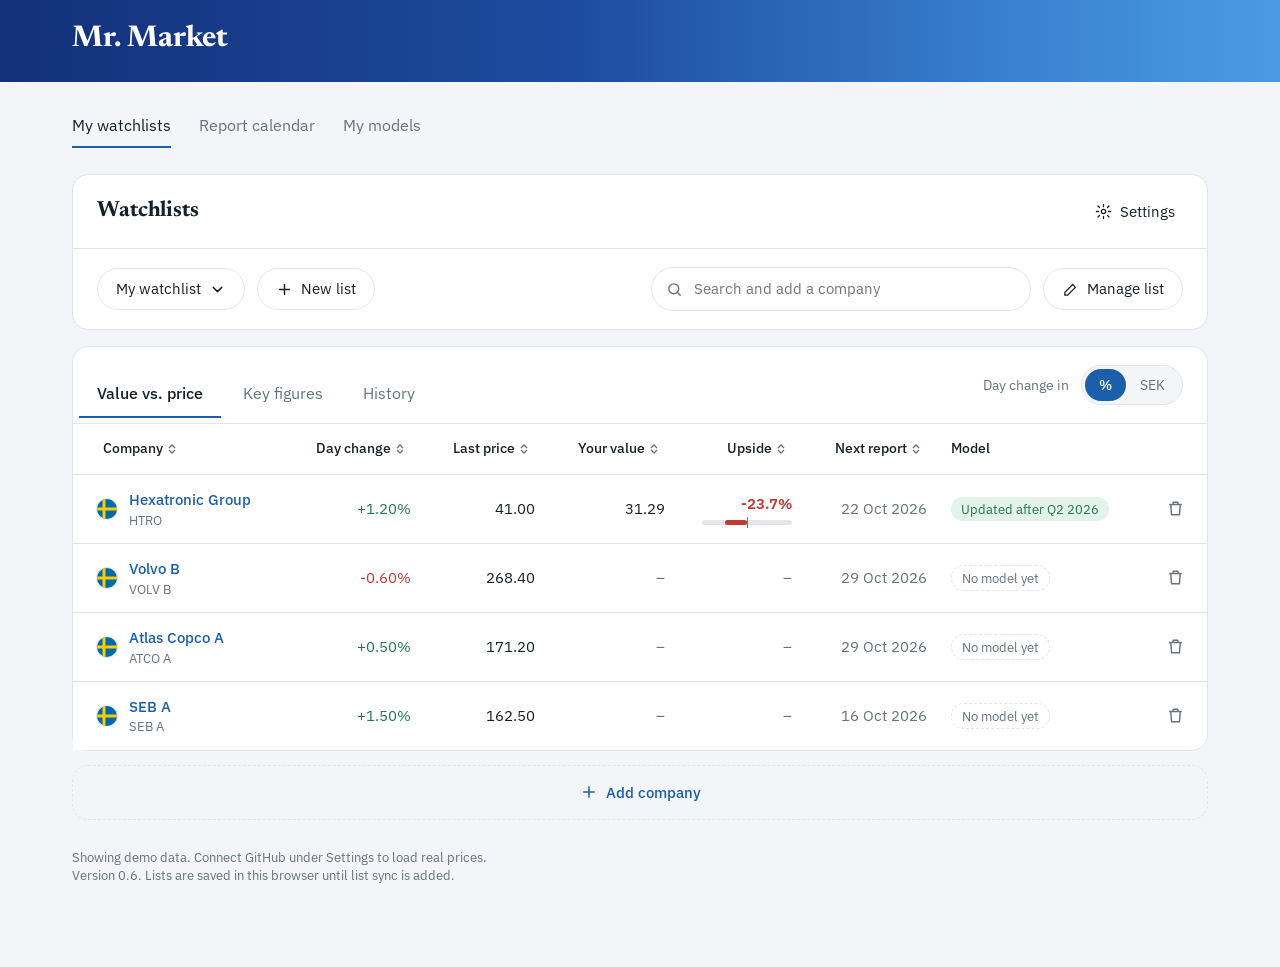
<file: index.html>
<!doctype html>
<html lang="en">
<head>
<meta charset="utf-8">
<meta name="viewport" content="width=device-width, initial-scale=1, viewport-fit=cover">
<meta name="apple-mobile-web-app-capable" content="yes">
<meta name="apple-mobile-web-app-title" content="Mr. Market">
<meta name="theme-color" content="#13307A">
<title>Mr. Market</title>
<link rel="preconnect" href="https://fonts.googleapis.com">
<link rel="preconnect" href="https://fonts.gstatic.com" crossorigin>
<link href="https://fonts.googleapis.com/css2?family=IBM+Plex+Sans:wght@400;500;600&family=Newsreader:opsz,wght@6..72,600;6..72,700&display=swap" rel="stylesheet">
<link rel="stylesheet" href="styles.css?v=0.6">
</head>
<body>
<svg width="0" height="0" style="position:absolute" aria-hidden="true">
  <symbol id="i-plus" viewBox="0 0 24 24"><path d="M12 5v14M5 12h14" stroke="currentColor" stroke-width="2" fill="none" stroke-linecap="round"/></symbol>
  <symbol id="i-chev" viewBox="0 0 24 24"><path d="M6 9l6 6 6-6" stroke="currentColor" stroke-width="2" fill="none" stroke-linecap="round" stroke-linejoin="round"/></symbol>
  <symbol id="i-search" viewBox="0 0 24 24"><circle cx="11" cy="11" r="7" stroke="currentColor" stroke-width="2" fill="none"/><path d="M20 20l-4-4" stroke="currentColor" stroke-width="2" stroke-linecap="round"/></symbol>
  <symbol id="i-pen" viewBox="0 0 24 24"><path d="M4 20h4L19 9l-4-4L4 16v4z" stroke="currentColor" stroke-width="1.8" fill="none" stroke-linejoin="round"/></symbol>
  <symbol id="i-gear" viewBox="0 0 24 24"><circle cx="12" cy="12" r="3" stroke="currentColor" stroke-width="1.8" fill="none"/><path d="M12 2v3M12 19v3M4.2 4.2l2.1 2.1M17.7 17.7l2.1 2.1M2 12h3M19 12h3M4.2 19.8l2.1-2.1M17.7 6.3l2.1-2.1" stroke="currentColor" stroke-width="1.8" stroke-linecap="round"/></symbol>
  <symbol id="i-trash" viewBox="0 0 24 24"><path d="M4 7h16M9 7V4h6v3M6 7l1 13h10l1-13" stroke="currentColor" stroke-width="1.8" fill="none" stroke-linejoin="round"/></symbol>
  <symbol id="i-sort" viewBox="0 0 10 10"><path d="M2 4l3-3 3 3M2 6l3 3 3-3" stroke="currentColor" stroke-width="1.3" fill="none"/></symbol>
  <symbol id="i-asc" viewBox="0 0 10 10"><path d="M2 6l3-3 3 3" stroke="currentColor" stroke-width="1.6" fill="none"/></symbol>
  <symbol id="i-desc" viewBox="0 0 10 10"><path d="M2 4l3 3 3-3" stroke="currentColor" stroke-width="1.6" fill="none"/></symbol>
</svg>

<header class="topbar">
  <div class="topbar-inner"><h1 class="brand">Mr. Market</h1></div>
</header>

<div class="wrap">
  <nav class="nav" aria-label="Sections">
    <a href="#" aria-current="page">My watchlists</a>
    <a href="#" data-soon>Report calendar</a>
    <a href="#" data-soon>My models</a>
  </nav>

  <section class="card" aria-labelledby="bl-title">
    <div class="banner-top">
      <h2 id="bl-title">Watchlists</h2>
      <button class="pill" id="settings-btn" style="border:0;padding:6px 8px"><svg><use href="#i-gear"/></svg>Settings</button>
    </div>
    <div class="banner-bar">
      <div class="dd">
        <button class="pill" id="list-btn" aria-haspopup="true" aria-expanded="false"><span id="list-name"></span><svg><use href="#i-chev"/></svg></button>
        <div class="menu" id="list-menu" role="menu"></div>
      </div>
      <button class="pill" id="new-btn"><svg><use href="#i-plus"/></svg>New list</button>
      <span class="spacer"></span>
      <div class="search">
        <svg><use href="#i-search"/></svg>
        <input id="search" type="search" placeholder="Search and add a company" aria-label="Search and add a company" autocomplete="off">
        <div class="results" id="results"></div>
      </div>
      <button class="pill" id="manage-btn"><svg><use href="#i-pen"/></svg>Manage list</button>
    </div>
  </section>

  <section class="card" aria-label="Companies in this list">
    <div class="tbl-top">
      <div class="tabs" role="tablist" aria-label="Table view">
        <button role="tab" data-tab="price" aria-selected="true">Value vs. price</button>
        <button role="tab" data-tab="kpi" aria-selected="false">Key figures</button>
        <button role="tab" data-tab="hist" aria-selected="false">History</button>
      </div>
      <div id="unit-wrap"><span class="toggle-label">Day change in</span>
        <div class="seg" role="group" aria-label="Day change unit">
          <button id="u-pct" aria-pressed="true">%</button>
          <button id="u-sek" aria-pressed="false">SEK</button>
        </div>
      </div>
    </div>
    <div style="overflow-x:auto">
      <table>
        <thead id="thead"></thead>
        <tbody id="rows"></tbody>
        <tfoot id="tfoot"></tfoot>
      </table>
    </div>
  </section>
  <button class="add" id="add-btn"><svg width="18" height="18"><use href="#i-plus"/></svg>Add company</button>

  <p class="foot"><span id="data-status"></span><br>Version 0.6. Lists are saved in this browser until list sync is added.</p>
</div>

<div class="scrim" id="scrim"></div>

<div class="card dialog" id="dlg-new" role="dialog" aria-modal="true" aria-labelledby="dn-t">
  <header><h3 id="dn-t">New watchlist</h3><button class="icon-btn" data-close aria-label="Close">✕</button></header>
  <div class="body">
    <label for="new-name">Name</label>
    <input class="field" id="new-name" maxlength="40" placeholder="e.g. Swedish industrials">
    <div class="err" id="new-err"></div>
    <div class="actions"><button class="pill" data-close>Cancel</button><button class="pill primary" id="new-ok">Create list</button></div>
  </div>
</div>

<div class="card dialog" id="dlg-settings" role="dialog" aria-modal="true" aria-labelledby="ds-t">
  <header><h3 id="ds-t">Settings</h3><button class="icon-btn" data-close aria-label="Close">✕</button></header>
  <div class="body">
    <p style="margin:0 0 14px;font-size:14px" class="dim">Real prices and key figures are fetched every weekday evening into your private data repository. Connect to it here.</p>
    <label for="gh-owner">GitHub owner</label>
    <input class="field" id="gh-owner" autocomplete="off" autocapitalize="off" spellcheck="false">
    <label for="gh-repo" style="margin-top:12px">Data repository</label>
    <input class="field" id="gh-repo" autocomplete="off" autocapitalize="off" spellcheck="false">
    <label for="gh-token" style="margin-top:12px">Access token</label>
    <input class="field" id="gh-token" type="password" autocomplete="off" autocapitalize="off" spellcheck="false">
    <p class="dim" style="font-size:12.5px;margin:6px 0 0">Stored only in this browser. Use the fine-grained token limited to the data repository.</p>
    <div class="err" id="gh-err"></div>
    <div class="actions"><button class="pill danger" id="gh-remove">Remove token</button><button class="pill" data-close>Cancel</button><button class="pill primary" id="gh-save">Save and load prices</button></div>
  </div>
</div>

<div class="card dialog" id="dlg-manage" role="dialog" aria-modal="true" aria-labelledby="dm-t">
  <header><h3 id="dm-t">Manage list</h3><button class="icon-btn" data-close aria-label="Close">✕</button></header>
  <div class="body" id="manage-body"></div>
</div>

<div class="card dialog" id="dlg-add" role="dialog" aria-modal="true" aria-labelledby="da-t">
  <header><h3 id="da-t">Add a company</h3><button class="icon-btn" data-close aria-label="Close">✕</button></header>
  <div class="body" style="padding-top:12px">
    <input class="field" id="add-search" type="search" placeholder="Search OMX Stockholm 30 and your models" aria-label="Search companies">
    <div id="add-list" style="margin-top:8px"></div>
  </div>
</div>

<aside class="card drawer" id="drawer" aria-labelledby="d-title">
  <header><h3 id="d-title"></h3><button class="icon-btn" data-close aria-label="Close">✕</button></header>
  <div class="body" id="d-body"></div>
</aside>

<div class="toast" id="toast" role="status"><span id="toast-msg"></span><button id="toast-undo">Undo</button></div>

<script src="app.js?v=0.6"></script>
</body>
</html>
</file>
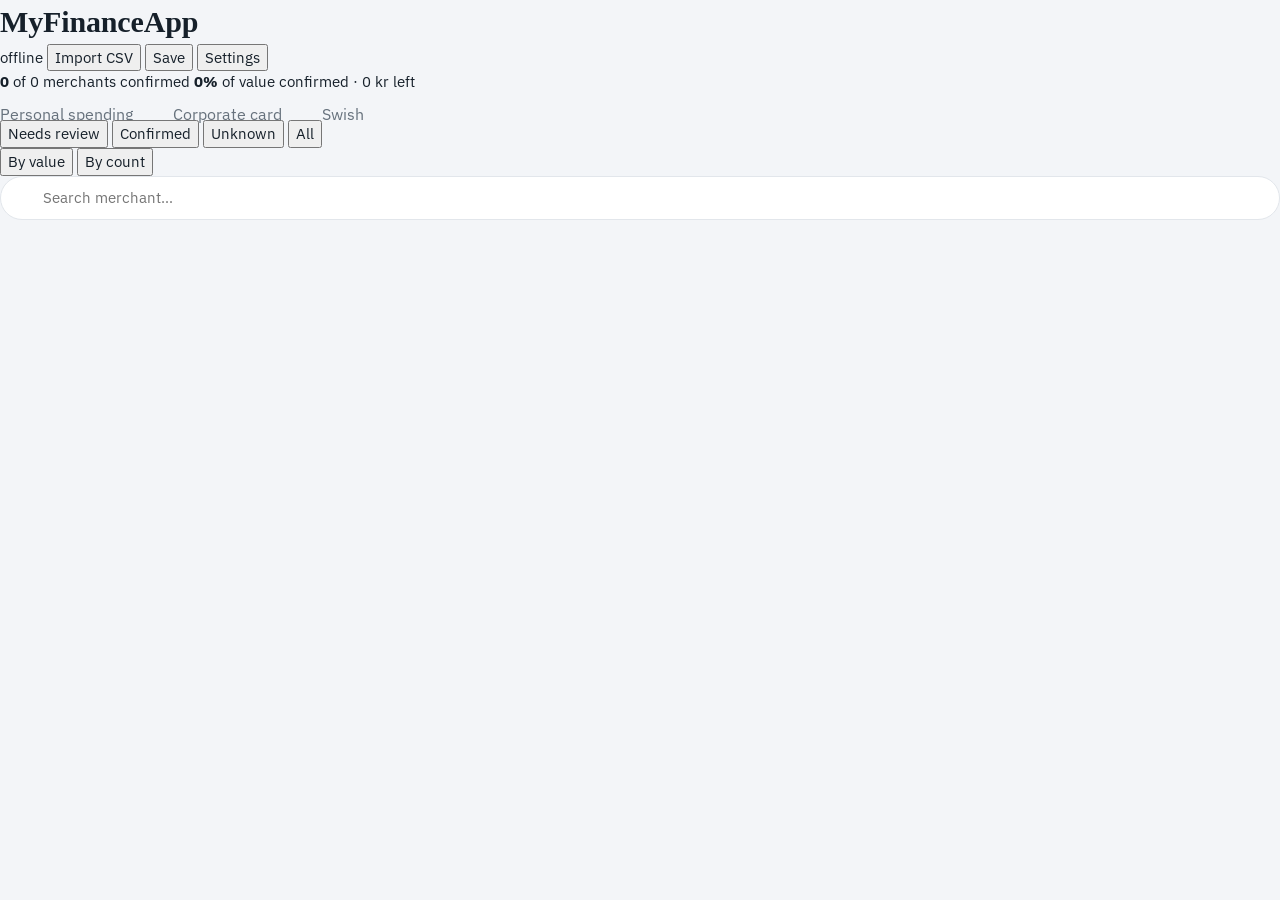
<file: index 2.html>
<!DOCTYPE html>
<html lang="en">
<head>
<meta charset="utf-8">
<meta name="viewport" content="width=device-width,initial-scale=1,viewport-fit=cover">
<meta name="apple-mobile-web-app-capable" content="yes">
<meta name="apple-mobile-web-app-title" content="MyFinanceApp">
<title>MyFinanceApp</title>
<link rel="stylesheet" href="styles.css">
<link rel="preconnect" href="https://fonts.googleapis.com">
<link rel="preconnect" href="https://fonts.gstatic.com" crossorigin>
<link href="https://fonts.googleapis.com/css2?family=Bricolage+Grotesque:opsz,wght@12..96,500;12..96,700&family=IBM+Plex+Mono:wght@400;500;600&family=IBM+Plex+Sans:wght@400;500;600&display=swap" rel="stylesheet">
</head>
<body>

<header class="top">
  <div class="top-in">
    <div class="brow">
      <h1>MyFinanceApp<span id="win"></span></h1>
      <div class="acts">
        <span id="sync" class="sync">offline</span>
        <button class="btn" id="importBtn">Import CSV</button>
        <button class="btn" id="saveBtn">Save</button>
        <button class="btn" id="setBtn">Settings</button>
      </div>
    </div>
    <div class="gauge">
      <div class="gauge-track">
        <i class="gauge-val" id="gval"></i><i class="gauge-row" id="grow"></i>
      </div>
      <div class="gauge-legend">
        <span><i class="key a"></i><b id="lrow">0</b> of <span id="trow">0</span> merchants confirmed</span>
        <span><i class="key b"></i><b id="lval">0%</b> of value confirmed · <span id="lkr" class="num">0 kr</span> left</span>
      </div>
    </div>
  </div>
</header>

<div id="banner"></div>

<div class="tabs" id="tabs">
  <button class="tab" data-t="personal" aria-pressed="true">Personal spending</button>
  <button class="tab" data-t="corp" aria-pressed="false">Corporate card <i id="corpBadge" hidden>0</i></button>
  <button class="tab" data-t="swish" aria-pressed="false">Swish</button>
</div>

<div class="tools" id="toolsPersonal">
  <div class="chips" role="group" aria-label="Filter">
    <button class="chip" data-f="todo" aria-pressed="true">Needs review</button>
    <button class="chip" data-f="ok" aria-pressed="false">Confirmed</button>
    <button class="chip" data-f="unknown" aria-pressed="false">Unknown</button>
    <button class="chip" data-f="all" aria-pressed="false">All</button>
  </div>
  <div class="chips" role="group" aria-label="Sort">
    <button class="chip" data-s="value" aria-pressed="true">By value</button>
    <button class="chip" data-s="count" aria-pressed="false">By count</button>
  </div>
  <div class="search"><input id="q" type="search" placeholder="Search merchant…" autocomplete="off"></div>
</div>

<main class="wrap">
  <div id="panelPersonal"><div id="bulk"></div><div id="list"></div><section class="sum" id="sum"></section></div>

  <div id="panelCorp" hidden>
    <p class="lede">Everything on this card counts as work and is excluded from your spending.
    Flag anything that was actually personal — it moves to Personal spending and asks for a category.</p>
    <div id="corpList"></div>
  </div>

  <div id="panelSwish" hidden>
    <div id="swHead"></div>
    <h3 class="sh">Net position by month</h3>
    <div id="swChart"></div>
    <h3 class="sh">People — who you settle up with</h3>
    <p class="lede">Name them once and it sticks. Negative means you send more than comes back.</p>
    <div id="swPeople"></div>
    <p class="lede foot">Businesses paid by Swish sit with everything else under
      <b>Personal spending</b>, tagged <span class="tag sw">swish</span>.</p>
  </div>
</main>

<!-- settings ------------------------------------------------------------- -->
<div class="modal" id="setModal" hidden>
  <div class="sheet">
    <h2>Settings</h2>
    <p class="lede">Your token is stored on this device only. It is never sent anywhere except GitHub.</p>
    <label>GitHub username<input id="cfgOwner" autocapitalize="off" autocorrect="off" spellcheck="false" placeholder="Petter-Sjolin-1996"></label>
    <label>Data repository<input id="cfgRepo" autocapitalize="off" autocorrect="off" spellcheck="false" placeholder="MyFinanceData"></label>
    <label>Access token<input id="cfgToken" type="password" autocapitalize="off" autocorrect="off" spellcheck="false" placeholder="github_pat_…"></label>
    <div id="setMsg" class="msg"></div>
    <div class="sheet-act">
      <button class="btn" id="setForget">Forget token</button>
      <button class="btn" id="setClose">Close</button>
      <button class="btn pri" id="setSave">Connect</button>
    </div>
  </div>
</div>

<!-- import --------------------------------------------------------------- -->
<div class="modal" id="impModal" hidden>
  <div class="sheet wide">
    <h2>Import CSV</h2>
    <p class="lede">Swedbank and Amex exports, any month. Files are read here in your browser —
      nothing is uploaded anywhere except your own private repository.</p>
    <input type="file" id="impFiles" accept=".csv,text/csv" multiple>
    <div id="impOut"></div>
    <div class="sheet-act">
      <button class="btn" id="impClose">Cancel</button>
      <button class="btn pri" id="impCommit" disabled>Commit to ledger</button>
    </div>
  </div>
</div>

<div class="toast" id="toast"></div>
<script type="module" src="app.js"></script>
</body>
</html>
</file>
<file: styles.css>
:root{
  --bg:#F3F5F8; --surface:#FFFFFF; --ink:#16202A; --muted:#67727D; --line:#E2E6EB; --hover:#F6F8FB;
  --blue:#1B5FAA; --blue-dark:#154C89; --blue-soft:#E7EFF9;
  --up:#1E7A52; --up-soft:#E3F2EA; --down:#BF3B2F; --down-soft:#F9E5E2;
  --amber:#9A6606; --amber-soft:#FBF1DD;
  --s1:#1B5FAA; --s2:#8C5AC8; --s3:#D0782E; --s4:#1E7A52; --s5:#7F8C99;
  --sans:"IBM Plex Sans", system-ui, -apple-system, "Segoe UI", Roboto, sans-serif;
  --serif:"Newsreader", Georgia, "Times New Roman", serif;
  box-sizing:border-box;
  padding-bottom:env(safe-area-inset-bottom,0px);
}
@media (prefers-color-scheme: dark){
  :root:not([data-theme="light"]){
    --bg:#0E151C; --surface:#16202A; --ink:#E6EBF0; --muted:#97A3AE; --line:#25313D; --hover:#1B2733;
    --blue:#7FB0EA; --blue-dark:#A5C8F2; --blue-soft:#1A2B3F;
    --up:#5CC392; --up-soft:#153128; --down:#EE8A7E; --down-soft:#3A211E;
    --amber:#E3B04F; --amber-soft:#382C15;
    --s1:#7FB0EA; --s2:#B793E6; --s3:#E8A066; --s4:#5CC392; --s5:#8894A0;
  }
}
:root[data-theme="dark"]{
  --bg:#0E151C; --surface:#16202A; --ink:#E6EBF0; --muted:#97A3AE; --line:#25313D; --hover:#1B2733;
  --blue:#7FB0EA; --blue-dark:#A5C8F2; --blue-soft:#1A2B3F;
  --up:#5CC392; --up-soft:#153128; --down:#EE8A7E; --down-soft:#3A211E;
  --amber:#E3B04F; --amber-soft:#382C15;
  --s1:#7FB0EA; --s2:#B793E6; --s3:#E8A066; --s4:#5CC392; --s5:#8894A0;
}
html{scroll-padding-top:env(safe-area-inset-top,0px)}
*,*::before,*::after{box-sizing:inherit}
body{margin:0;background:var(--bg);color:var(--ink);font-family:var(--sans);font-size:15px;line-height:1.45;font-variant-numeric:tabular-nums;-webkit-font-smoothing:antialiased}
button,input{font:inherit;color:inherit}
button{cursor:pointer}
:focus-visible{outline:2px solid var(--blue);outline-offset:2px;border-radius:6px}
.wrap{max-width:1180px;margin:0 auto;padding:22px 22px 70px}
h1,h2,h3{font-family:var(--serif);font-weight:700;letter-spacing:-.005em;margin:0}
.topbar{background:linear-gradient(90deg,#13307A 0%,#1D4C9E 45%,#3A82D2 80%,#4A9BE2 100%);color:#fff;padding-top:env(safe-area-inset-top,0px)}
.topbar-inner{max-width:1180px;margin:0 auto;padding:18px 22px 20px;display:flex;align-items:center}
.brand{font-family:var(--serif);font-size:30px;font-weight:700;letter-spacing:.005em;color:#fff}
.nav{display:flex;gap:28px;margin:4px 0 26px;overflow-x:auto}
.nav a{padding:6px 0 9px;color:var(--muted);text-decoration:none;white-space:nowrap;border-bottom:2.5px solid transparent;font-size:16px}
.nav a[aria-current="page"]{color:var(--ink);border-color:var(--blue)}
.card{background:var(--surface);border:1px solid var(--line);border-radius:16px}
.card + .card{margin-top:16px}
.pill{display:inline-flex;align-items:center;gap:8px;border:1px solid var(--line);background:var(--surface);border-radius:999px;padding:9px 18px;font-size:15px;white-space:nowrap}
.pill:hover{background:var(--hover)}
.pill[hidden]{display:none}
.pill svg{width:17px;height:17px;flex:none}
.pill.primary{background:var(--blue);border-color:var(--blue);color:#fff}
.pill.primary:hover{background:var(--blue-dark)}
.pill.danger{color:var(--down);border-color:var(--down)}
.pill.danger-solid{background:var(--down);border-color:var(--down);color:#fff}
.icon-btn{border:0;background:none;padding:6px;border-radius:8px;color:var(--muted);display:inline-grid;place-items:center}
.icon-btn:hover{background:var(--hover);color:var(--ink)}
.icon-btn svg{width:19px;height:19px}
.banner-top{display:flex;justify-content:space-between;align-items:center;padding:20px 24px;border-bottom:1px solid var(--line)}
.banner-top h2{font-size:22px}
.banner-bar{display:flex;align-items:center;gap:12px;padding:18px 24px;flex-wrap:wrap}
.banner-bar .spacer{flex:1}
.dd{position:relative}
.menu{position:absolute;top:calc(100% + 6px);left:0;min-width:260px;background:var(--surface);border:1px solid var(--line);border-radius:12px;box-shadow:0 8px 24px rgba(15,25,35,.12);padding:6px;z-index:20;display:none}
.menu.open{display:block}
.menu button{display:flex;width:100%;justify-content:space-between;gap:16px;border:0;background:none;padding:10px 12px;border-radius:8px;text-align:left}
.menu button:hover{background:var(--hover)}
.menu .cnt{color:var(--muted);font-size:13px}
.menu .sel{color:var(--blue);font-weight:600}
.search{position:relative;flex:0 1 380px;min-width:220px}
.search input{width:100%;padding:10px 16px 10px 42px;border:1px solid var(--line);border-radius:999px;background:var(--surface)}
.search input:focus{outline:none;border-color:var(--blue);box-shadow:0 0 0 3px var(--blue-soft)}
.search > svg{position:absolute;left:15px;top:50%;width:17px;height:17px;margin-top:-8.5px;color:var(--muted)}
.results{position:absolute;top:calc(100% + 6px);left:0;right:0;max-height:340px;overflow-y:auto;background:var(--surface);border:1px solid var(--line);border-radius:12px;box-shadow:0 8px 24px rgba(15,25,35,.12);padding:6px;z-index:20;display:none}
.results.open{display:block}
.res{display:grid;grid-template-columns:1fr auto auto;gap:12px;align-items:center;padding:8px 10px;border-radius:8px}
.res:hover{background:var(--hover)}
.res small{display:block;color:var(--muted);font-size:12.5px}
.res .in{font-size:13px;color:var(--muted)}
.res .add-sm{border:1px solid var(--blue);color:var(--blue);background:none;border-radius:999px;padding:4px 12px;font-size:13px;font-weight:500}
.seg{display:inline-flex;background:var(--bg);border:1px solid var(--line);border-radius:999px;padding:3px}
.seg button{border:0;background:transparent;padding:6px 14px;border-radius:999px;font-size:14px;color:var(--muted)}
.seg button[aria-pressed="true"]{background:var(--blue);color:#fff;font-weight:500}
.sub{color:var(--muted);font-size:13.5px;margin:0 0 12px}
.tbl-top{display:flex;align-items:center;gap:12px;padding:18px 24px;border-bottom:1px solid var(--line);flex-wrap:wrap}
#unit-wrap[hidden]{display:none}
.tbl-top h2{font-size:22px}
.toggle-label{color:var(--muted);font-size:13.5px;margin-right:8px}
table{width:100%;border-collapse:collapse}
th,td{padding:14px 12px;text-align:right;white-space:nowrap}
th:first-child,td:first-child{padding-left:24px;text-align:left}
th:last-child,td:last-child{padding-right:16px}
thead th{font-size:13.5px;font-weight:500;border-bottom:1px solid var(--line);padding-top:12px;padding-bottom:12px}
th .sort{border:0;background:none;padding:3px 6px;border-radius:6px;display:inline-flex;align-items:center;gap:4px;font-weight:500}
th .sort:hover{background:var(--hover)}
th .sort[aria-sort]{background:var(--blue-soft)}
th .sort svg{width:10px;height:10px;color:var(--muted)}
th .sort[aria-sort] svg{color:var(--blue)}
tbody tr{border-bottom:1px solid var(--line);cursor:pointer}
tbody tr:last-child{border-bottom:0}
tbody tr:hover{background:var(--hover)}
.name{display:flex;align-items:center;gap:12px}
.flag{flex:none;width:20px;height:20px;border-radius:50%;overflow:hidden;display:inline-block;box-shadow:0 0 0 1px var(--line)}
.flag svg{display:block;width:100%;height:100%}
.tabs{display:flex;gap:4px;flex:1;margin-left:-18px}
.tabs button{border:0;background:none;padding:10px 18px 12px;font-size:15.5px;color:var(--muted);border-bottom:2.5px solid transparent;margin-bottom:-19px}
.tabs button[aria-selected="true"]{color:var(--ink);border-color:var(--blue);font-weight:500}
tfoot td{font-weight:600;border-top:1px solid var(--line)}
td.sticky,th.sticky{position:sticky;left:0;background:var(--surface);z-index:1}
tbody tr:hover td.sticky{background:var(--hover)}
.name a{color:var(--blue);text-decoration:none;font-weight:500}
.name a:hover{text-decoration:underline}
.name small{display:block;color:var(--muted);font-size:12.5px}
.pos{color:var(--up)} .neg{color:var(--down)} .dim{color:var(--muted)}
.up-cell{display:inline-flex;flex-direction:column;align-items:flex-end;gap:5px}
.gap-bar{position:relative;width:90px;height:5px;border-radius:3px;background:var(--line)}
.gap-bar span{position:absolute;top:0;bottom:0;border-radius:3px}
.gap-bar::after{content:"";position:absolute;left:50%;top:-3px;bottom:-3px;width:1px;background:var(--muted)}
.status{font-size:12.5px;padding:4px 10px;border-radius:999px}
.status.ok{background:var(--up-soft);color:var(--up)}
.status.none{color:var(--muted);border:1px dashed var(--line)}
.soon{color:var(--blue);font-weight:500}
.empty-list{padding:40px 24px;text-align:center !important;color:var(--muted);white-space:normal}
.add{display:flex;width:100%;justify-content:center;align-items:center;gap:8px;margin-top:14px;padding:16px;border:1.5px dashed var(--line);border-radius:16px;background:transparent;color:var(--blue);font-weight:500}
.add:hover{background:var(--surface)}
.foot{margin-top:28px;color:var(--muted);font-size:12.5px;max-width:75ch}
.scrim{position:fixed;inset:0;background:rgba(10,18,26,.45);display:none;z-index:30}
.scrim.open{display:block}
.dialog{position:fixed;left:50%;top:50%;transform:translate(-50%,-50%);width:min(460px,calc(100% - 24px));max-height:calc(100% - 48px);display:none;flex-direction:column;z-index:31;overflow:hidden}
.dialog.open{display:flex}
.dialog header,.drawer header{display:flex;justify-content:space-between;align-items:center;padding:16px 20px;border-bottom:1px solid var(--line)}
.dialog h3,.drawer h3{font-size:20px}
.dialog .body{padding:18px 20px 20px;overflow-y:auto}
.dialog label{display:block;font-size:13.5px;color:var(--muted);margin-bottom:6px}
.field{width:100%;padding:10px 14px;border:1px solid var(--line);border-radius:10px;background:var(--surface)}
.field:focus{outline:none;border-color:var(--blue);box-shadow:0 0 0 3px var(--blue-soft)}
.actions{display:flex;gap:10px;justify-content:flex-end;margin-top:16px;flex-wrap:wrap}
.divider{border:0;border-top:1px solid var(--line);margin:20px 0 16px}
.warn{padding:12px 14px;border-radius:10px;background:var(--down-soft);font-size:14px}
.warn b{color:var(--down)}
.err{color:var(--down);font-size:13px;min-height:18px;margin-top:6px}
.drawer{position:fixed;top:0;right:0;bottom:0;width:min(440px,100%);z-index:31;transform:translateX(105%);transition:transform .22s ease;display:flex;flex-direction:column;border-radius:0;border-width:0 0 0 1px;padding-top:env(safe-area-inset-top,0px)}
.drawer.open{transform:none}
.drawer .body{padding:20px;overflow-y:auto}
.kv{display:grid;grid-template-columns:1fr auto;gap:8px 12px;margin:0 0 18px}
.kv dt{color:var(--muted)} .kv dd{margin:0;text-align:right;font-weight:500}
.big{display:flex;gap:24px;margin:4px 0 18px;flex-wrap:wrap}
.big small{display:block;color:var(--muted);font-size:12.5px}
.big b{font-size:26px;font-weight:600}
.minititle{font-weight:600;margin:6px 0 8px}
.emptybox{padding:16px;border:1.5px dashed var(--line);border-radius:10px;color:var(--muted)}
.note{font-size:12.5px;color:var(--muted);margin-top:12px}
.toast{position:fixed;left:50%;bottom:calc(24px + env(safe-area-inset-bottom,0px));transform:translate(-50%,20px);background:var(--ink);color:var(--surface);padding:10px 12px 10px 18px;border-radius:999px;display:flex;gap:14px;align-items:center;opacity:0;pointer-events:none;transition:opacity .18s,transform .18s;z-index:40;font-size:14px}
.toast.show{opacity:1;transform:translate(-50%,0);pointer-events:auto}
.toast button{border:0;background:none;color:var(--surface);font-weight:600;text-decoration:underline;padding:4px 8px}
.toast button[hidden]{display:none}
.vh{position:absolute;left:-9999px}
@media (max-width:820px){.col-val,.col-model{display:none}}
@media (max-width:640px){
  .wrap{padding:16px 14px 60px}
  .topbar-inner{padding:14px 16px 16px}
  .brand{font-size:26px}
  .banner-top,.banner-bar,.tbl-top{padding-left:16px;padding-right:16px}
  .search{flex-basis:100%;order:5}
  .banner-bar .spacer{display:none}
  .col-report,.col-tools{display:none}
  .tabs{margin-left:-12px;order:0;flex-basis:100%}
  .tabs button{padding:8px 12px 10px;margin-bottom:-19px}
  th:first-child,td:first-child{padding-left:16px}
  .gap-bar{width:60px}
}
@media (prefers-reduced-motion:reduce){.drawer,.toast{transition:none}}
</file>
